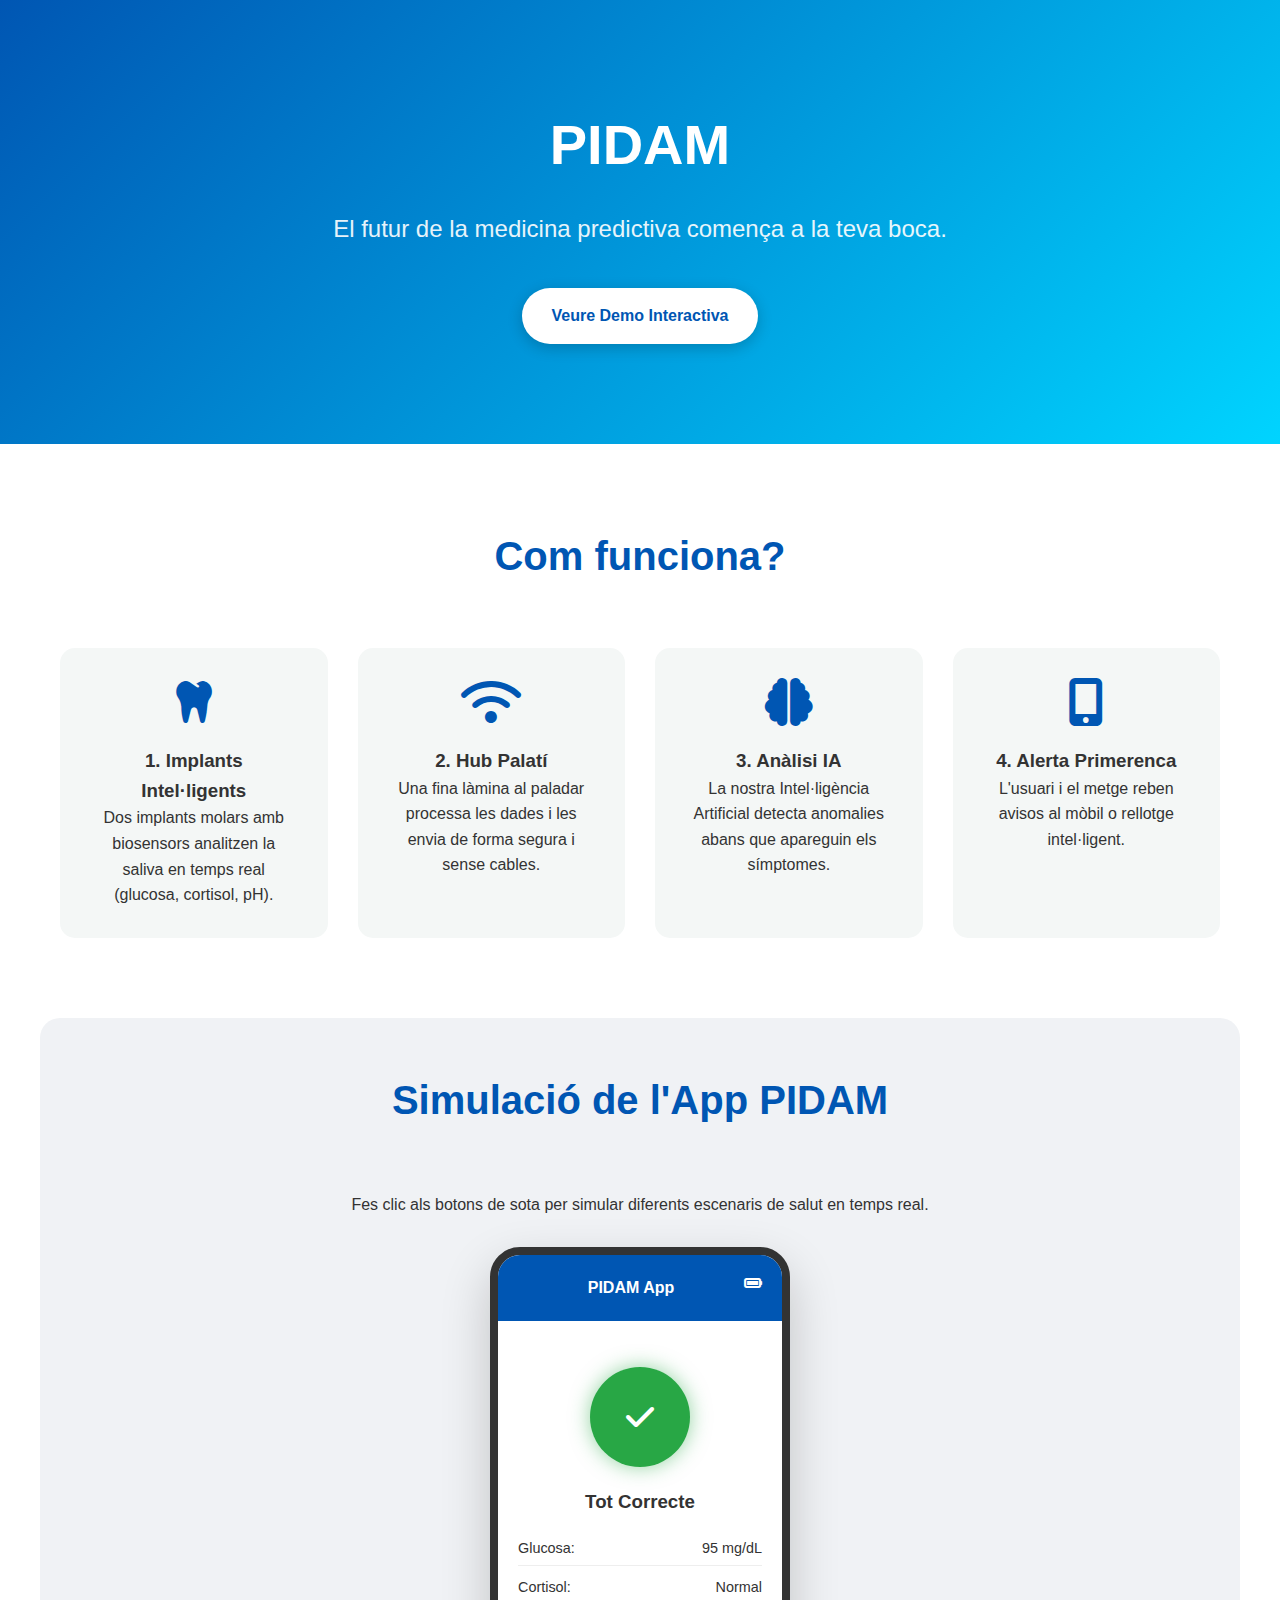
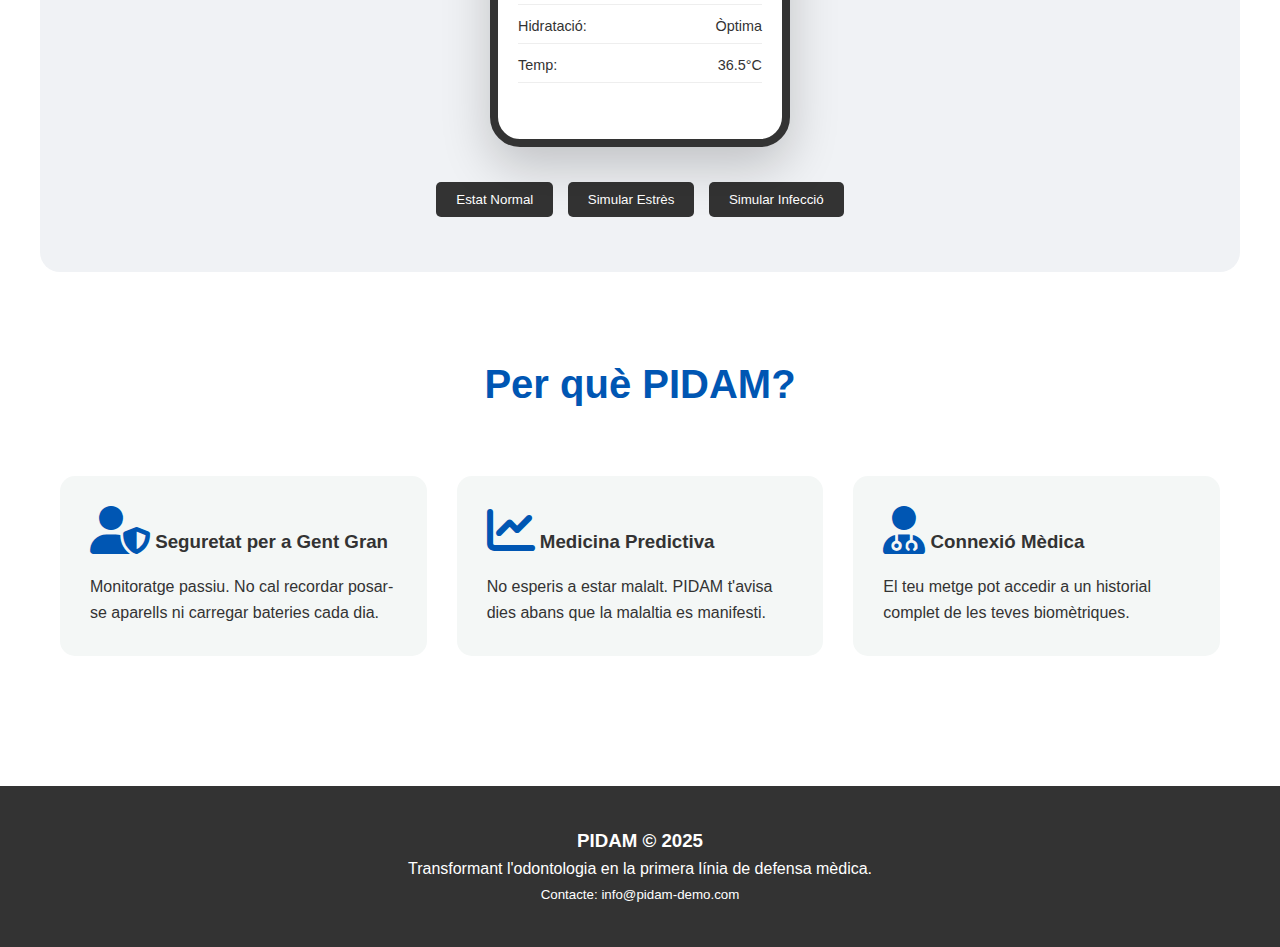
<file: index.html>
<!DOCTYPE html>
<html lang="ca">
<head>
    <meta charset="UTF-8">
    <meta name="viewport" content="width=device-width, initial-scale=1.0">
    <title>PIDAM - Monitoratge de Salut Intel·ligent</title>
    
    <link rel="stylesheet" href="css/style.css">
    
    <link rel="stylesheet" href="https://cdnjs.cloudflare.com/ajax/libs/font-awesome/6.0.0/css/all.min.css">
</head>
<body>

    <header>
        <h1>PIDAM</h1>
        <p>El futur de la medicina predictiva comença a la teva boca.</p>
        <a href="#demo-section" class="btn">Veure Demo Interactiva</a>
    </header>

    <section id="com-funciona">
        <h2 class="section-title">Com funciona?</h2>
        <div class="steps-grid">
            <div class="step-card">
                <i class="fas fa-tooth"></i>
                <h3>1. Implants Intel·ligents</h3>
                <p>Dos implants molars amb biosensors analitzen la saliva en temps real (glucosa, cortisol, pH).</p>
            </div>
            <div class="step-card">
                <i class="fas fa-wifi"></i>
                <h3>2. Hub Palatí</h3>
                <p>Una fina làmina al paladar processa les dades i les envia de forma segura i sense cables.</p>
            </div>
            <div class="step-card">
                <i class="fas fa-brain"></i>
                <h3>3. Anàlisi IA</h3>
                <p>La nostra Intel·ligència Artificial detecta anomalies abans que apareguin els símptomes.</p>
            </div>
            <div class="step-card">
                <i class="fas fa-mobile-alt"></i>
                <h3>4. Alerta Primerenca</h3>
                <p>L'usuari i el metge reben avisos al mòbil o rellotge intel·ligent.</p>
            </div>
        </div>
    </section>

    <section id="demo-section">
        <h2 class="section-title">Simulació de l'App PIDAM</h2>
        <p style="margin-bottom: 30px;">Fes clic als botons de sota per simular diferents escenaris de salut en temps real.</p>
        
        <div class="app-simulator">
            <div class="app-header">
                PIDAM App <i class="fas fa-battery-full" style="float: right;"></i>
            </div>
            <div class="app-body">
                <div id="status-circle" class="status-indicator status-ok">
                    <i id="status-icon" class="fas fa-check"></i>
                </div>
                <h3 id="status-text" style="text-align: center; margin-bottom: 20px;">Tot Correcte</h3>
                
                <div class="metric">
                    <span>Glucosa:</span>
                    <span id="val-glucosa">95 mg/dL</span>
                </div>
                <div class="metric">
                    <span>Cortisol:</span>
                    <span id="val-cortisol">Normal</span>
                </div>
                <div class="metric">
                    <span>Hidratació:</span>
                    <span id="val-hidra">Òptima</span>
                </div>
                <div class="metric">
                    <span>Temp:</span>
                    <span id="val-temp">36.5°C</span>
                </div>
            </div>
        </div>

        <div class="demo-controls">
            <button class="demo-btn" onclick="setScenario('ok')">Estat Normal</button>
            <button class="demo-btn" onclick="setScenario('stress')">Simular Estrès</button>
            <button class="demo-btn" onclick="setScenario('virus')">Simular Infecció</button>
        </div>
    </section>

    <section>
        <h2 class="section-title">Per què PIDAM?</h2>
        <div class="steps-grid">
            <div class="step-card" style="text-align: left;">
                <h3><i class="fas fa-user-shield"></i> Seguretat per a Gent Gran</h3>
                <p>Monitoratge passiu. No cal recordar posar-se aparells ni carregar bateries cada dia.</p>
            </div>
            <div class="step-card" style="text-align: left;">
                <h3><i class="fas fa-chart-line"></i> Medicina Predictiva</h3>
                <p>No esperis a estar malalt. PIDAM t'avisa dies abans que la malaltia es manifesti.</p>
            </div>
            <div class="step-card" style="text-align: left;">
                <h3><i class="fas fa-user-md"></i> Connexió Mèdica</h3>
                <p>El teu metge pot accedir a un historial complet de les teves biomètriques.</p>
            </div>
        </div>
    </section>

    <footer>
        <h3>PIDAM © 2025</h3>
        <p>Transformant l'odontologia en la primera línia de defensa mèdica.</p>
        <p><small>Contacte: info@pidam-demo.com</small></p>
    </footer>

    <script src="js/script.js"></script>
</body>
</html>
</file>
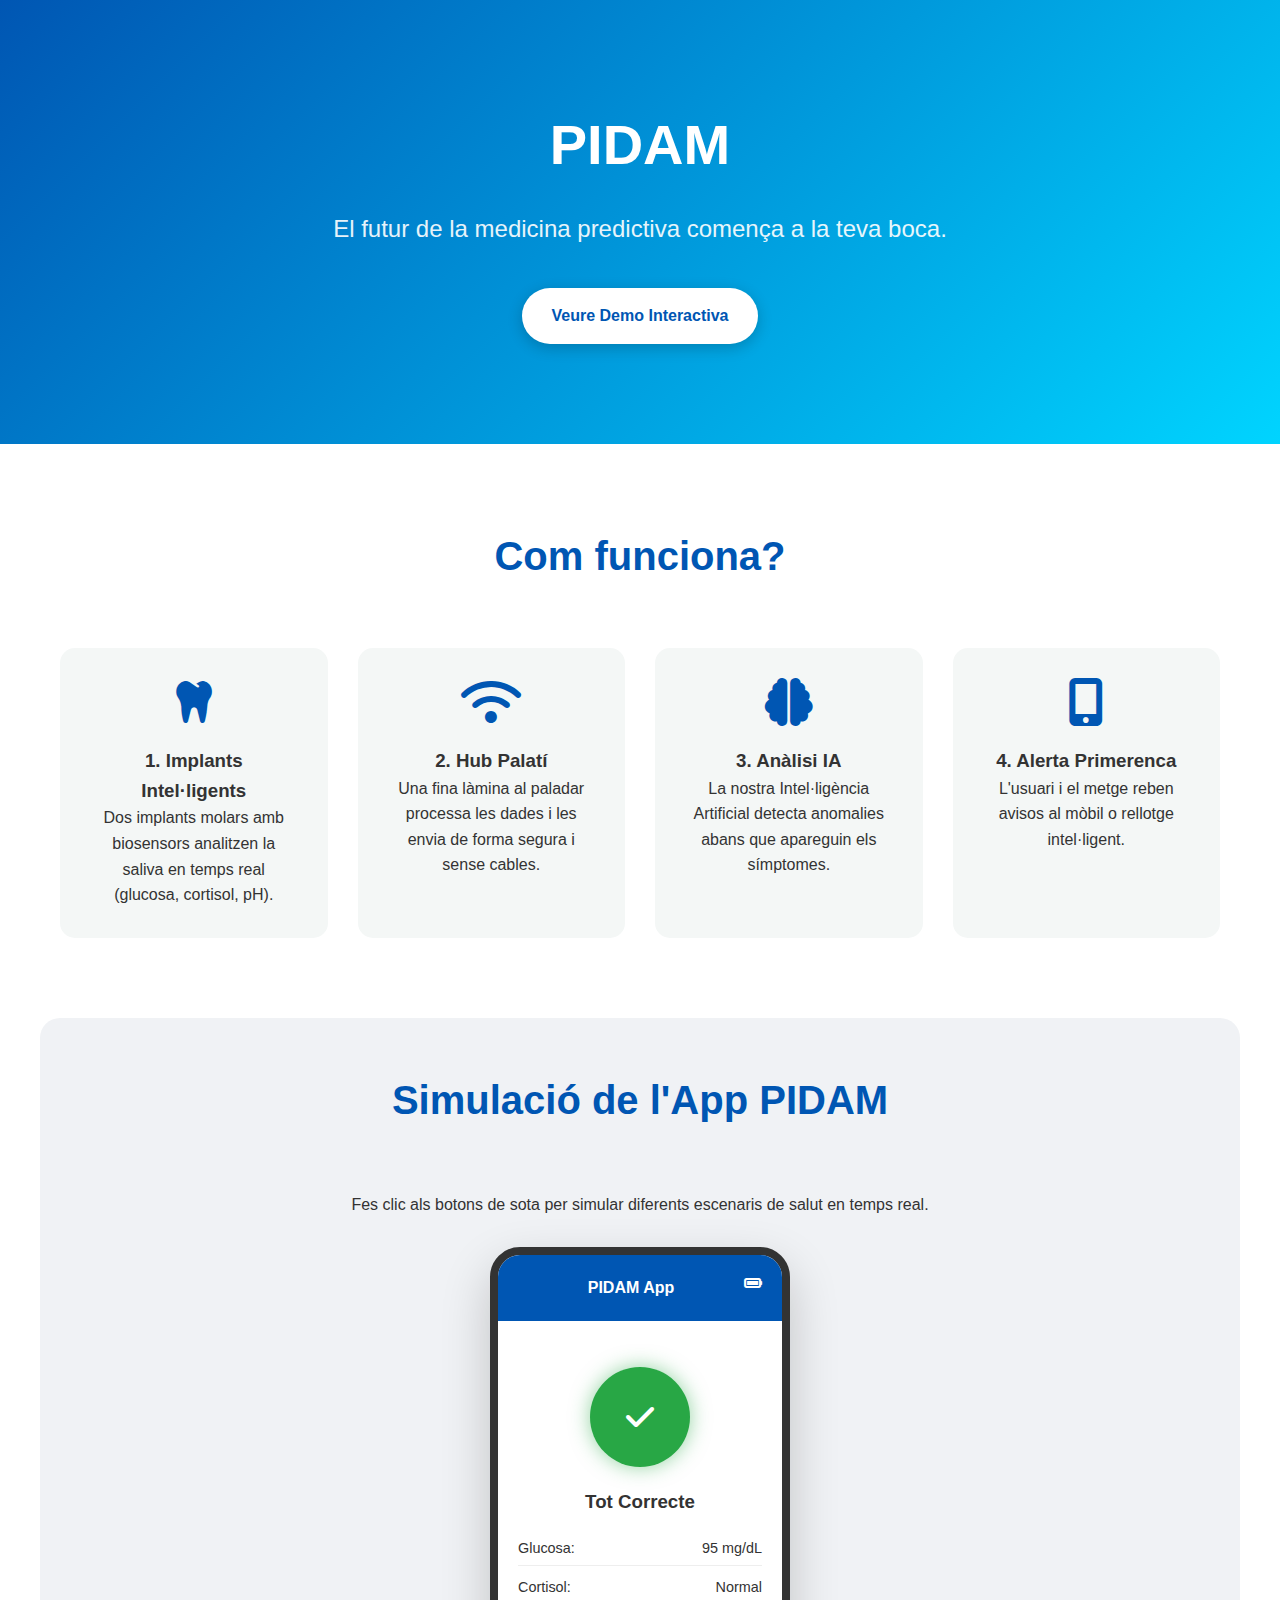
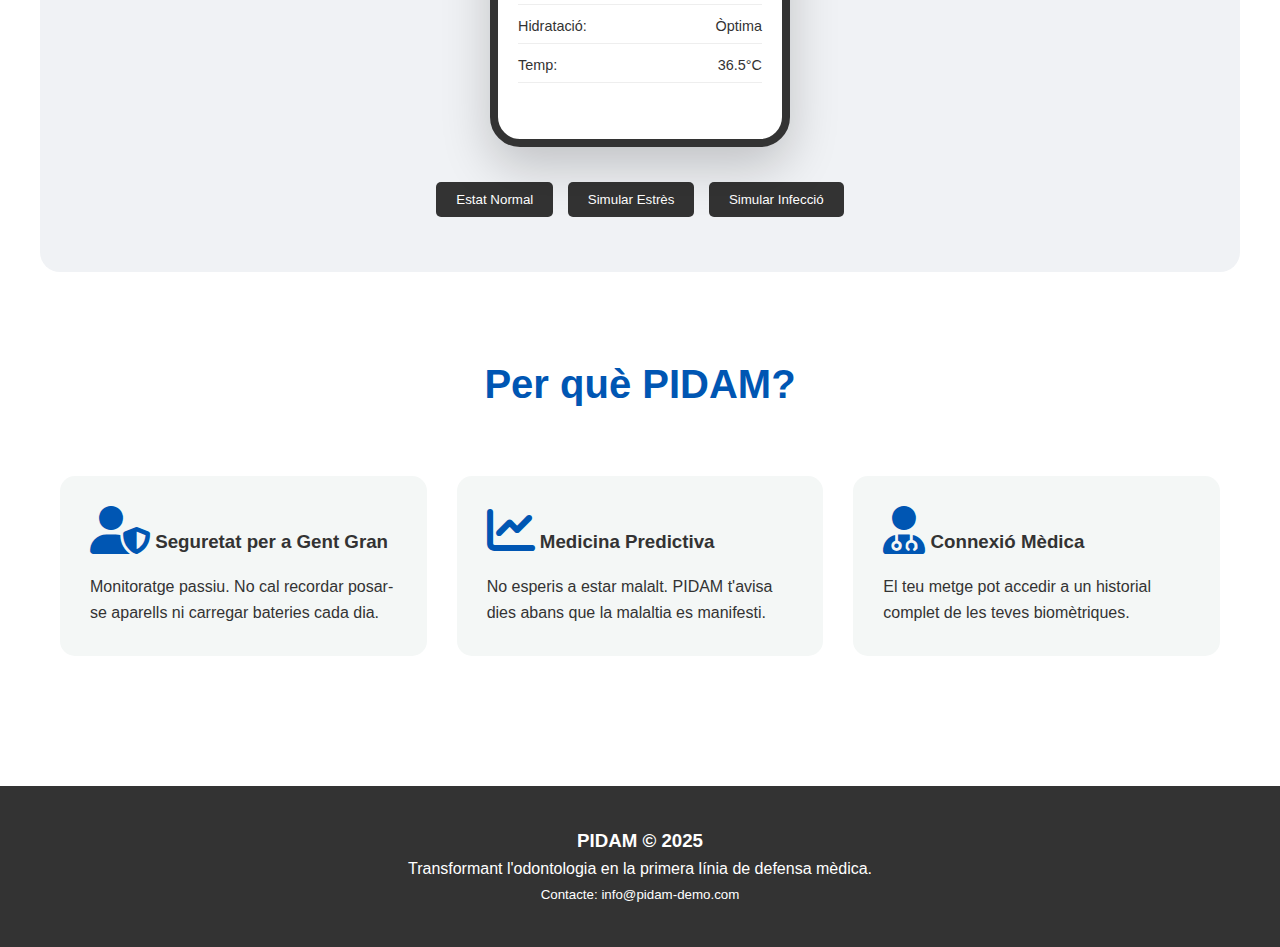
<file: demo1.html>
<!DOCTYPE html>
<html lang="ca">
<head>
    <meta charset="UTF-8">
    <meta name="viewport" content="width=device-width, initial-scale=1.0">
    <title>PIDAM - Monitoratge de Salut Intel·ligent</title>
    <link rel="stylesheet" href="https://cdnjs.cloudflare.com/ajax/libs/font-awesome/6.0.0/css/all.min.css">
    <style>
        :root {
            --primary: #0056b3; /* Blau mèdic */
            --accent: #00d4ff;  /* Blau tecnològic */
            --light: #f4f7f6;
            --dark: #333;
            --text: #555;
        }

        * {
            margin: 0;
            padding: 0;
            box-sizing: border-box;
            font-family: 'Segoe UI', Tahoma, Geneva, Verdana, sans-serif;
        }

        body {
            color: var(--dark);
            line-height: 1.6;
        }

        /* HEADER / HERO SECTION */
        header {
            background: linear-gradient(135deg, var(--primary), var(--accent));
            color: white;
            padding: 100px 20px;
            text-align: center;
            position: relative;
            overflow: hidden;
        }

        header h1 {
            font-size: 3.5rem;
            margin-bottom: 20px;
            font-weight: 700;
        }

        header p {
            font-size: 1.5rem;
            margin-bottom: 40px;
            opacity: 0.9;
        }

        .btn {
            background: white;
            color: var(--primary);
            padding: 15px 30px;
            text-decoration: none;
            border-radius: 30px;
            font-weight: bold;
            transition: transform 0.3s;
            display: inline-block;
            box-shadow: 0 4px 15px rgba(0,0,0,0.2);
        }

        .btn:hover {
            transform: scale(1.05);
        }

        /* SECCIONS GENERALS */
        section {
            padding: 80px 20px;
            max-width: 1200px;
            margin: 0 auto;
        }

        .section-title {
            text-align: center;
            margin-bottom: 60px;
            font-size: 2.5rem;
            color: var(--primary);
        }

        /* COM FUNCIONA (GRID) */
        .steps-grid {
            display: grid;
            grid-template-columns: repeat(auto-fit, minmax(250px, 1fr));
            gap: 30px;
        }

        .step-card {
            background: var(--light);
            padding: 30px;
            border-radius: 15px;
            text-align: center;
            transition: 0.3s;
        }

        .step-card:hover {
            box-shadow: 0 10px 20px rgba(0,0,0,0.1);
        }

        .step-card i {
            font-size: 3rem;
            color: var(--primary);
            margin-bottom: 20px;
        }

        /* DEMO INTERACTIVA */
        #demo-section {
            background-color: #f0f2f5;
            border-radius: 20px;
            padding: 50px;
            text-align: center;
        }

        .app-simulator {
            background: white;
            width: 300px;
            height: 500px;
            margin: 0 auto;
            border-radius: 30px;
            border: 8px solid #333;
            position: relative;
            overflow: hidden;
            box-shadow: 0 20px 50px rgba(0,0,0,0.2);
            display: flex;
            flex-direction: column;
        }

        .app-header {
            background: var(--primary);
            color: white;
            padding: 20px;
            font-weight: bold;
        }

        .app-body {
            padding: 20px;
            flex: 1;
            display: flex;
            flex-direction: column;
            justify-content: center;
        }

        .status-indicator {
            width: 100px;
            height: 100px;
            border-radius: 50%;
            margin: 0 auto 20px;
            display: flex;
            align-items: center;
            justify-content: center;
            font-size: 2rem;
            color: white;
            transition: 0.5s;
        }

        .status-ok { background-color: #28a745; box-shadow: 0 0 20px #28a74580; }
        .status-warning { background-color: #ffc107; box-shadow: 0 0 20px #ffc10780; }
        .status-danger { background-color: #dc3545; box-shadow: 0 0 20px #dc354580; }

        .metric {
            display: flex;
            justify-content: space-between;
            margin-bottom: 10px;
            font-size: 0.9rem;
            border-bottom: 1px solid #eee;
            padding-bottom: 5px;
        }

        .demo-controls {
            margin-top: 30px;
        }

        .demo-btn {
            padding: 10px 20px;
            margin: 5px;
            cursor: pointer;
            border: none;
            border-radius: 5px;
            background: var(--dark);
            color: white;
        }

        /* FOOTER */
        footer {
            background: var(--dark);
            color: white;
            text-align: center;
            padding: 40px;
            margin-top: 50px;
        }

        /* RESPONSIVE */
        @media (max-width: 768px) {
            header h1 { font-size: 2.5rem; }
            .steps-grid { grid-template-columns: 1fr; }
        }
    </style>
</head>
<body>

    <header>
        <h1>PIDAM</h1>
        <p>El futur de la medicina predictiva comença a la teva boca.</p>
        <a href="#demo-section" class="btn">Veure Demo Interactiva</a>
    </header>

    <section id="com-funciona">
        <h2 class="section-title">Com funciona?</h2>
        <div class="steps-grid">
            <div class="step-card">
                <i class="fas fa-tooth"></i>
                <h3>1. Implants Intel·ligents</h3>
                <p>Dos implants molars amb biosensors analitzen la saliva en temps real (glucosa, cortisol, pH).</p>
            </div>
            <div class="step-card">
                <i class="fas fa-wifi"></i>
                <h3>2. Hub Palatí</h3>
                <p>Una fina làmina al paladar processa les dades i les envia de forma segura i sense cables.</p>
            </div>
            <div class="step-card">
                <i class="fas fa-brain"></i>
                <h3>3. Anàlisi IA</h3>
                <p>La nostra Intel·ligència Artificial detecta anomalies abans que apareguin els símptomes.</p>
            </div>
            <div class="step-card">
                <i class="fas fa-mobile-alt"></i>
                <h3>4. Alerta Primerenca</h3>
                <p>L'usuari i el metge reben avisos al mòbil o rellotge intel·ligent.</p>
            </div>
        </div>
    </section>

    <section id="demo-section">
        <h2 class="section-title">Simulació de l'App PIDAM</h2>
        <p style="margin-bottom: 30px;">Fes clic als botons de sota per simular diferents escenaris de salut en temps real.</p>
        
        <div class="app-simulator">
            <div class="app-header">
                PIDAM App <i class="fas fa-battery-full" style="float: right;"></i>
            </div>
            <div class="app-body">
                <div id="status-circle" class="status-indicator status-ok">
                    <i id="status-icon" class="fas fa-check"></i>
                </div>
                <h3 id="status-text" style="text-align: center; margin-bottom: 20px;">Tot Correcte</h3>
                
                <div class="metric">
                    <span>Glucosa:</span>
                    <span id="val-glucosa">95 mg/dL</span>
                </div>
                <div class="metric">
                    <span>Cortisol:</span>
                    <span id="val-cortisol">Normal</span>
                </div>
                <div class="metric">
                    <span>Hidratació:</span>
                    <span id="val-hidra">Òptima</span>
                </div>
                <div class="metric">
                    <span>Temp:</span>
                    <span id="val-temp">36.5°C</span>
                </div>
            </div>
        </div>

        <div class="demo-controls">
            <button class="demo-btn" onclick="setScenario('ok')">Estat Normal</button>
            <button class="demo-btn" onclick="setScenario('stress')">Simular Estrès</button>
            <button class="demo-btn" onclick="setScenario('virus')">Simular Infecció</button>
        </div>
    </section>

    <section>
        <h2 class="section-title">Per què PIDAM?</h2>
        <div class="steps-grid">
            <div class="step-card" style="text-align: left;">
                <h3><i class="fas fa-user-shield"></i> Seguretat per a Gent Gran</h3>
                <p>Monitoratge passiu. No cal recordar posar-se aparells ni carregar bateries cada dia.</p>
            </div>
            <div class="step-card" style="text-align: left;">
                <h3><i class="fas fa-chart-line"></i> Medicina Predictiva</h3>
                <p>No esperis a estar malalt. PIDAM t'avisa dies abans que la malaltia es manifesti.</p>
            </div>
            <div class="step-card" style="text-align: left;">
                <h3><i class="fas fa-user-md"></i> Connexió Mèdica</h3>
                <p>El teu metge pot accedir a un historial complet de les teves biomètriques.</p>
            </div>
        </div>
    </section>

    <footer>
        <h3>PIDAM © 2025</h3>
        <p>Transformant l'odontologia en la primera línia de defensa mèdica.</p>
        <p><small>Contacte: info@pidam-demo.com</small></p>
    </footer>

    <script>
        function setScenario(type) {
            const circle = document.getElementById('status-circle');
            const icon = document.getElementById('status-icon');
            const text = document.getElementById('status-text');
            
            // Valors
            const vGlu = document.getElementById('val-glucosa');
            const vCort = document.getElementById('val-cortisol');
            const vHidra = document.getElementById('val-hidra');
            const vTemp = document.getElementById('val-temp');

            // Reset classes
            circle.className = 'status-indicator';

            if (type === 'ok') {
                circle.classList.add('status-ok');
                icon.className = 'fas fa-check';
                text.innerText = "Tot Correcte";
                text.style.color = "#28a745";
                
                vGlu.innerText = "95 mg/dL";
                vCort.innerText = "Normal";
                vHidra.innerText = "Òptima";
                vTemp.innerText = "36.5°C";
            } 
            else if (type === 'stress') {
                circle.classList.add('status-warning');
                icon.className = 'fas fa-exclamation';
                text.innerText = "Nivell d'Estrès Alt";
                text.style.color = "#ffc107";

                vGlu.innerText = "110 mg/dL";
                vCort.innerText = "Elevat (22 ug/dL)";
                vHidra.innerText = "Baixa";
                vTemp.innerText = "36.7°C";
            } 
            else if (type === 'virus') {
                circle.classList.add('status-danger');
                icon.className = 'fas fa-virus';
                text.innerText = "Risc d'Infecció";
                text.style.color = "#dc3545";

                vGlu.innerText = "105 mg/dL";
                vCort.innerText = "Normal";
                vHidra.innerText = "Òptima";
                vTemp.innerText = "37.8°C (Pujant)";
            }
        }
    </script>
</body>
</html>
</file>
<file: css/style.css>
:root {
    --primary: #0056b3; /* Blau mèdic */
    --accent: #00d4ff;  /* Blau tecnològic */
    --light: #f4f7f6;
    --dark: #333;
    --text: #555;
}

* {
    margin: 0;
    padding: 0;
    box-sizing: border-box;
    font-family: 'Segoe UI', Tahoma, Geneva, Verdana, sans-serif;
}

body {
    color: var(--dark);
    line-height: 1.6;
}

/* HEADER / HERO SECTION */
header {
    background: linear-gradient(135deg, var(--primary), var(--accent));
    color: white;
    padding: 100px 20px;
    text-align: center;
    position: relative;
    overflow: hidden;
}

header h1 {
    font-size: 3.5rem;
    margin-bottom: 20px;
    font-weight: 700;
}

header p {
    font-size: 1.5rem;
    margin-bottom: 40px;
    opacity: 0.9;
}

.btn {
    background: white;
    color: var(--primary);
    padding: 15px 30px;
    text-decoration: none;
    border-radius: 30px;
    font-weight: bold;
    transition: transform 0.3s;
    display: inline-block;
    box-shadow: 0 4px 15px rgba(0,0,0,0.2);
}

.btn:hover {
    transform: scale(1.05);
}

/* SECCIONS GENERALS */
section {
    padding: 80px 20px;
    max-width: 1200px;
    margin: 0 auto;
}

.section-title {
    text-align: center;
    margin-bottom: 60px;
    font-size: 2.5rem;
    color: var(--primary);
}

/* COM FUNCIONA (GRID) */
.steps-grid {
    display: grid;
    grid-template-columns: repeat(auto-fit, minmax(250px, 1fr));
    gap: 30px;
}

.step-card {
    background: var(--light);
    padding: 30px;
    border-radius: 15px;
    text-align: center;
    transition: 0.3s;
}

.step-card:hover {
    box-shadow: 0 10px 20px rgba(0,0,0,0.1);
}

.step-card i {
    font-size: 3rem;
    color: var(--primary);
    margin-bottom: 20px;
}

/* DEMO INTERACTIVA */
#demo-section {
    background-color: #f0f2f5;
    border-radius: 20px;
    padding: 50px;
    text-align: center;
}

.app-simulator {
    background: white;
    width: 300px;
    height: 500px;
    margin: 0 auto;
    border-radius: 30px;
    border: 8px solid #333;
    position: relative;
    overflow: hidden;
    box-shadow: 0 20px 50px rgba(0,0,0,0.2);
    display: flex;
    flex-direction: column;
}

.app-header {
    background: var(--primary);
    color: white;
    padding: 20px;
    font-weight: bold;
}

.app-body {
    padding: 20px;
    flex: 1;
    display: flex;
    flex-direction: column;
    justify-content: center;
}

.status-indicator {
    width: 100px;
    height: 100px;
    border-radius: 50%;
    margin: 0 auto 20px;
    display: flex;
    align-items: center;
    justify-content: center;
    font-size: 2rem;
    color: white;
    transition: 0.5s;
}

.status-ok { background-color: #28a745; box-shadow: 0 0 20px #28a74580; }
.status-warning { background-color: #ffc107; box-shadow: 0 0 20px #ffc10780; }
.status-danger { background-color: #dc3545; box-shadow: 0 0 20px #dc354580; }

.metric {
    display: flex;
    justify-content: space-between;
    margin-bottom: 10px;
    font-size: 0.9rem;
    border-bottom: 1px solid #eee;
    padding-bottom: 5px;
}

.demo-controls {
    margin-top: 30px;
}

.demo-btn {
    padding: 10px 20px;
    margin: 5px;
    cursor: pointer;
    border: none;
    border-radius: 5px;
    background: var(--dark);
    color: white;
}

/* FOOTER */
footer {
    background: var(--dark);
    color: white;
    text-align: center;
    padding: 40px;
    margin-top: 50px;
}

/* RESPONSIVE */
@media (max-width: 768px) {
    header h1 { font-size: 2.5rem; }
    .steps-grid { grid-template-columns: 1fr; }
}
</file>
